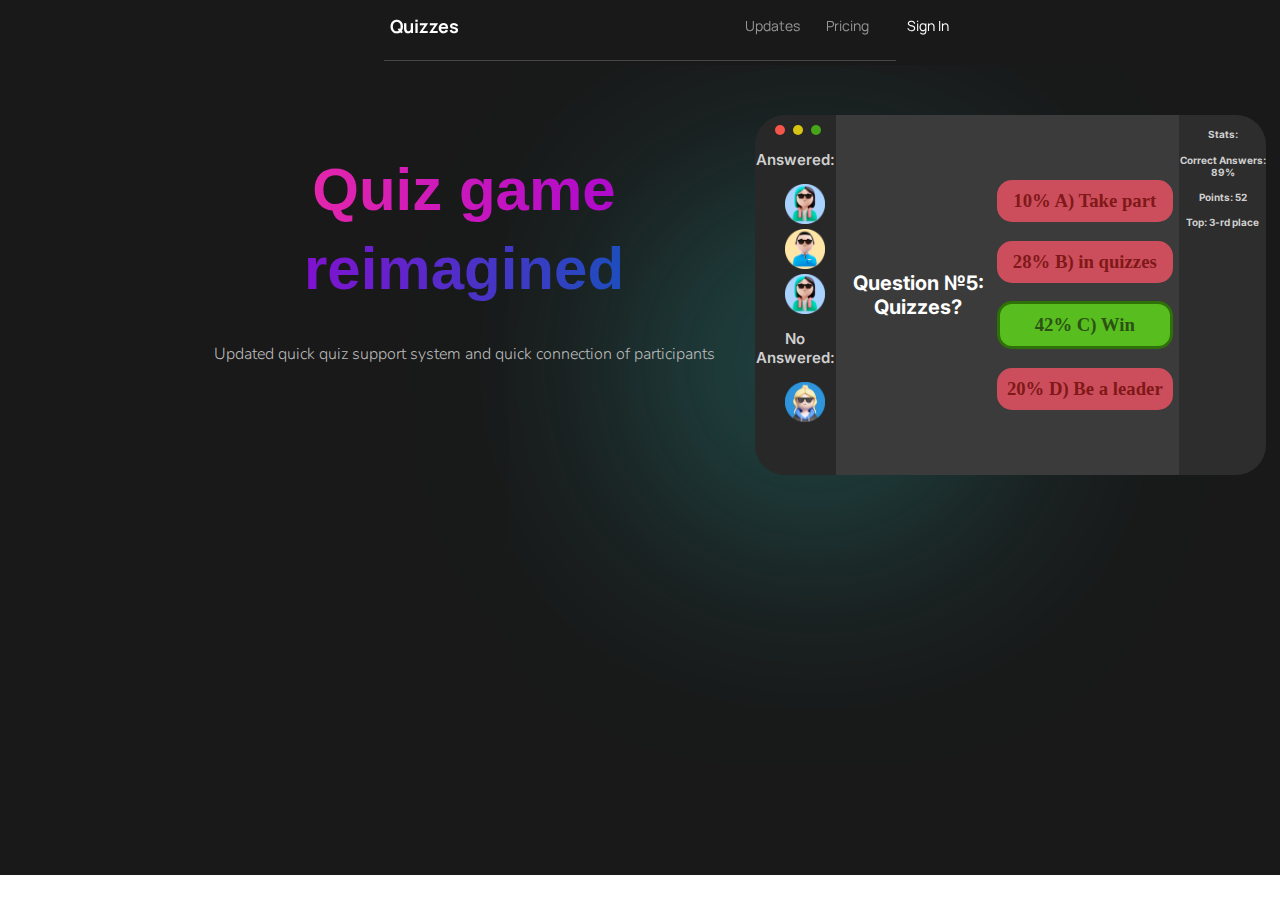
<file: hhh/index.html>
<!DOCTYPE html>
<html lang="en">
<head>
    <meta charset="UTF-8">
    <link rel="stylesheet" href="style.css">
    <link rel="preconnect" href="https://fonts.googleapis.com">
    <link rel="preconnect" href="https://fonts.gstatic.com" crossorigin>
    <link href="https://fonts.googleapis.com/css2?family=Manrope:wght@200..800&display=swap" rel="stylesheet">
    <link rel="preconnect" href="https://fonts.googleapis.com">
    <link rel="preconnect" href="https://fonts.googleapis.com">
    <link rel="preconnect" href="https://fonts.gstatic.com" crossorigin>
    <link href="https://fonts.googleapis.com/css2?family=Inter:wght@100..900&family=Manrope:wght@200..800&family=Nunito:ital,wght@0,200..1000;1,200..1000&display=swap" rel="stylesheet">
    <link rel="preconnect" href="https://fonts.gstatic.com" crossorigin>
    <link href="https://fonts.googleapis.com/css2?family=Inter:wght@100..900&family=Manrope:wght@200..800&display=swap" rel="stylesheet">
    <title>Quizzes</title>
</head>
<!--<h1 class="h1quiz">Quizzes?</h1>-->
<!--<div class="answers">-->
<!--    <div class="ansv1">Take part</div>-->
<!--    <div class="ansv2">in quizzes!</div>-->
<!--    <div class="ansv3">Win!</div>-->
<!--    <div class="ansv4">Be a leader!</div>-->
<!--</div>-->
<body>
    <div class = 'firstscreen'>
        <div class = 'header'>
            <div class="intoheader"></div>
                <h1 class = 'Hquiz'>Quizzes</h1>
                <div class="headerHref">
                    <a class="updates" href="#">Updates</a>
                    <a class = 'pricing' href="#">Pricing</a>
                    <a class = 'signin' href="#">Sign In</a>
                </div>
                <div class="whitecutter"></div>
            </div>
        </div>
        <div class="mainblock">
            <div class="light"></div>
            <div class="twoconter">
                <div class="context">
                    <H1 class="mainh1">Quiz game</H1>
                    <H1 class="smainh1"> reimagined</H1>
                    <p class="mainp">Updated quick quiz support system and quick connection of participants</p>
                </div>
                <div class="quizmenu">
                    <div class="usersWindow">
                        <div class="circles">
                            <div class="circleRed"></div>
                            <div class="circleYellow"></div>
                            <div class="circleGreen"></div>
                        </div>
                        <h3 class="answered">Answered:</h3>
                        <div class="Ausers">
                            <img class="user1" src="/hhh/user1.png">
                            <img class="user1" src="/hhh/user2.png">
                            <img class="user1" src="/hhh/user1.png">
                        </div>
                        <h3 class="answered">No Answered:</h3>
                        <div class="Ausers">
                            <img class="user1" src="/hhh/user3.png">
                        </div>
                    </div>
                    <div class="mainWindow">
                        <div class="question">
                            <h1 class="headQuestion">Question №5:<br>Quizzes?</h1>
                        </div>
                        <div class="answers">
                            <h3 class="answ1">10% A) Take part</h3>
                            <h3 class="answ2">28% B) in quizzes</h3>
                            <h3 class="answ3">42% C) Win</h3>
                            <h3 class="answ4">20% D) Be a leader</h3>

                        </div>
                    </div>
                    <div class="statsWindow">
                        <h4>Stats:</h4>
                        <h4>Correct Answers: 89%</h4>
                        <h4>Points: 52</h4>

                        <h4>Top: 3-rd place</h4>

                    </div>
                </div>
            </div>
        </div>
    </div>
</body>
</html>
</file>
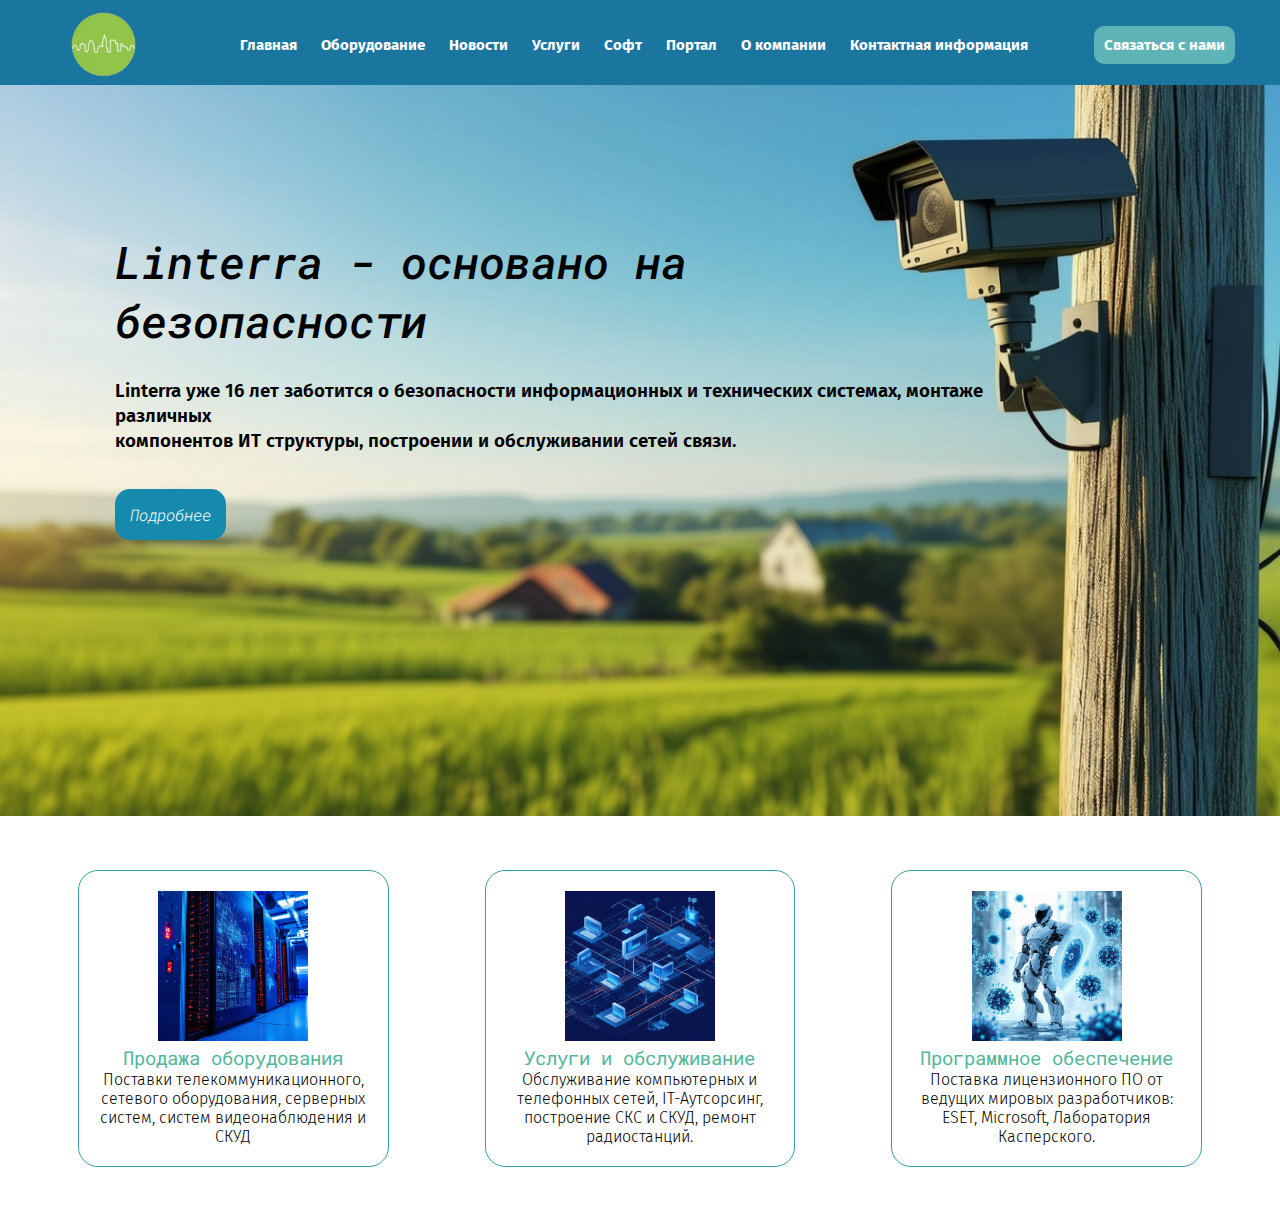
<file: linterra/index.html>
<!DOCTYPE html>
<html lang="en">
<head>
    <meta charset="UTF-8">
    <link rel = "stylesheet" href="style.css">
    <title>Linterra</title>
    <meta name="viewport" content="width=device-width, initial-scale=1">
    <link rel="preconnect" href="https://fonts.googleapis.com">
    <link rel="preconnect" href="https://fonts.gstatic.com" crossorigin>
    <link href="https://fonts.googleapis.com/css2?family=Roboto+Mono:ital,wght@0,100..700;1,100..700&display=swap" rel="stylesheet">
    <link rel="preconnect" href="https://fonts.googleapis.com">
    <link rel="preconnect" href="https://fonts.gstatic.com" crossorigin>
    <link href="https://fonts.googleapis.com/css2?family=Fira+Sans:ital,wght@0,100;0,200;0,300;0,400;0,500;0,600;0,700;0,800;0,900;1,100;1,200;1,300;1,400;1,500;1,600;1,700;1,800;1,900&display=swap" rel="stylesheet">
</head>
<body>
    <div class="header">
        <div class="headercontent">
            <img src="images/linterra.png", class="logo">
            <nav>
                <div class="linkheader">
                    <a class="linkheader1" href="/linterra">Главная</a>
                    <a class="linkheader2" href="/linterra">Оборудование</a>
                    <a class="linkheader3" href="/linterra">Новости</a>
                    <a class="linkheader4" href="/linterra">Услуги</a>
                    <a class="linkheader5" href="/linterra">Софт</a>
                    <a class="linkheader6" href="/linterra">Портал</a>
                    <a class="linkheader7" href="/linterra">О компании</a>
                    <a class="linkheader8" href="/linterra">Контактная информация</a>
                    <a class="linkheader9" href="/linterra">Связаться с нами</a>
                </div>
            </nav>
            <input id="burger-toggle" type="checkbox">
            <label class="labels" for="burger-toggle">
                <span></span>
            </label>
            <ul class="header_list">
                <li>
                  <a href="/linterra" class="header__link">Главная</a>
                </li>
                <li>
                  <a href="/linterra" class="header__link">Оборудование</a>
                </li>
                <li>
                  <a href="/linterra" class="header__link">Новости</a>
                </li>
                <li>
                  <a href="/linterra" class="header__link">Услуги</a>
                </li>
                <li>
                  <a href="/linterra" class="header__link">Софт</a>
                </li>
                <li>
                  <a href="/linterra" class="header__link">Портал</a>
                </li>
                <li>
                  <a href="/linterra" class="header__link">О компании</a>
                </li>
                <li>
                  <a href="/linterra" class="header__link">Контактная информация</a>
                </li>
                <li>
                  <a href="/linterra" class="header__link">Связаться с нами</a>
                </li>
            </ul>
        </div>
    </div>
    <div class="mainblock">
        <div class="blockfirst">
            <img src="images/maincamera.jpg", class="maincamera">
            <H1 class="firsth1">Linterra - основано на безопасности</H1>
            <h3>Linterra уже 16 лет заботится о безопасности информационных и технических системах, монтаже различных <br> компонентов ИТ структуры, построении и обслуживании сетей связи.</h3>
            <a class="buttonmore" href="/linterra">Подробнее</a>
        </div>
    </div>
    <div class="sectiontype">
        <div class="sections">
            <div class="techtype">
                <a href="/linterra"><img src="images/computer.jpg"></a>
                <div class="techtype_content">
                    <a href="/linterra"><h3>Продажа оборудования</h3></a>
                    <p>Поставки телекоммуникационного, сетевого оборудования, серверных систем, систем видеонаблюдения и СКУД</p>
                </div>
            </div>
            <div class="servicestype">
                <a href="/linterra"><img src="images/servises.jpg"></a>
                <div class="servicestype_content">
                    <a href="/linterra"><h3>Услуги и обслуживание</h3></a>
                    <p>Обслуживание компьютерных и телефонных сетей, IT-Аутсорсинг, построение СКС и СКУД, ремонт радиостанций.</p>
                </div>
            </div>
            <div class="potype">
                <a href="/linterra"><img src="images/robotAntivirus.jpg"></a>
                <div class="potype_content">
                    <a href="/linterra"><h3>Программное обеспечение</h3></a>
                    <p>Поставка лицензионного ПО от ведущих мировых разработчиков: ESET, Microsoft, Лаборатория Касперского.</p>
                </div>
            </div>
        </div>
    </div>
</body>
</html>
</file>
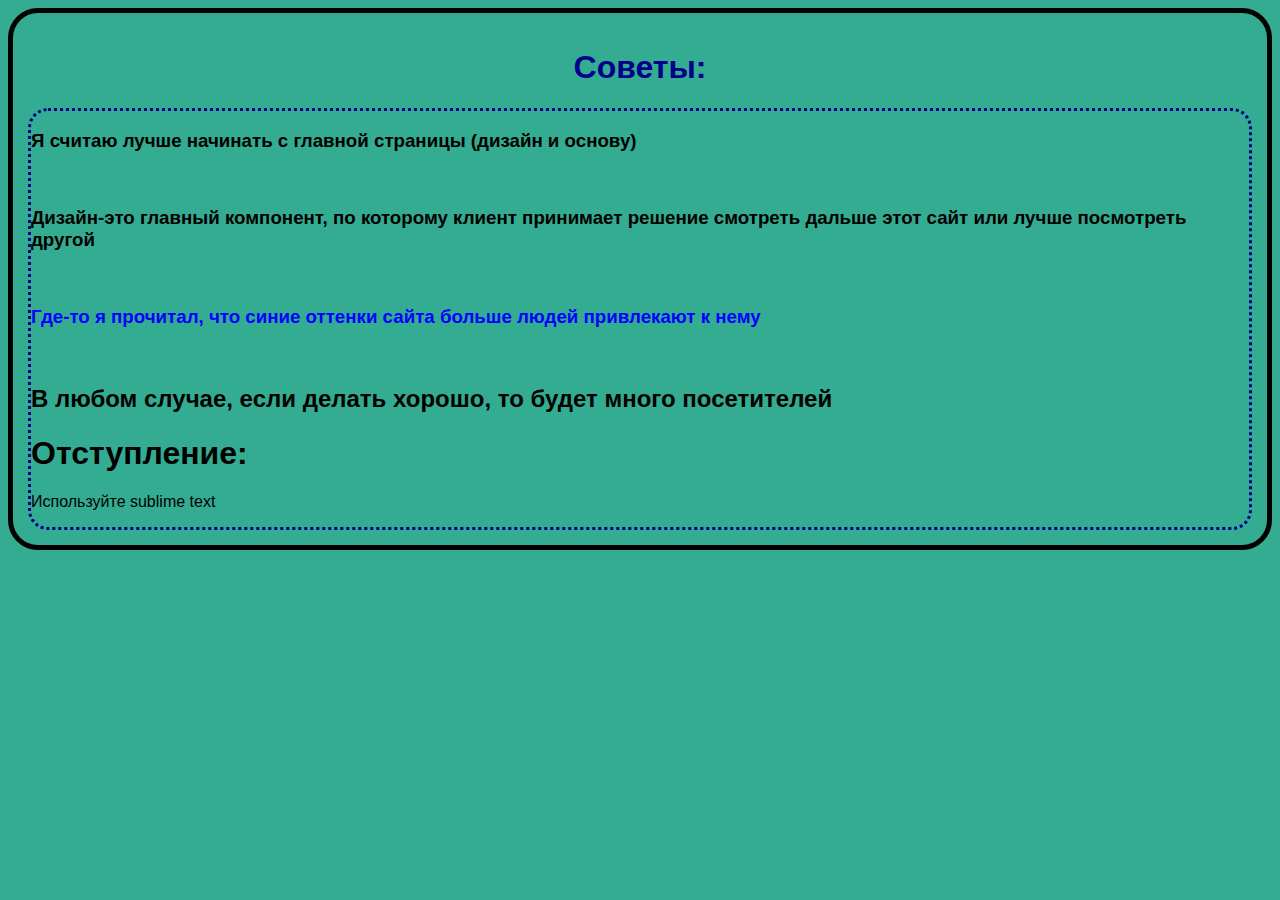
<file: portfolio/info.html>
<!DOCTYPE html>
<html>
<head>
	<meta charset="utf-8">
	<title>Портфолио-вернёмся в начало!</title>
	<link rel="stylesheet" href="style2.css"/>
</head>
<body>
	<h1 class="t-a" style="color: darkblue;" >Советы:</h1>
	<div class="info">
	<h3>Я считаю лучше начинать с главной страницы (дизайн и основу)</h3><br>
	<h3>Дизайн-это главный компонент, по которому клиент принимает решение смотреть дальше этот сайт или лучше посмотреть другой</h3><br>
	<h3 style="color:blue;">Где-то я прочитал, что синие оттенки сайта больше людей привлекают к нему</h3><br>
	<h2>В любом случае, если делать хорошо, то будет много посетителей</h2>
	<h1>Отступление:</h1>
	<p>Используйте sublime text</p>
</div>
</body>
</html>
</file>
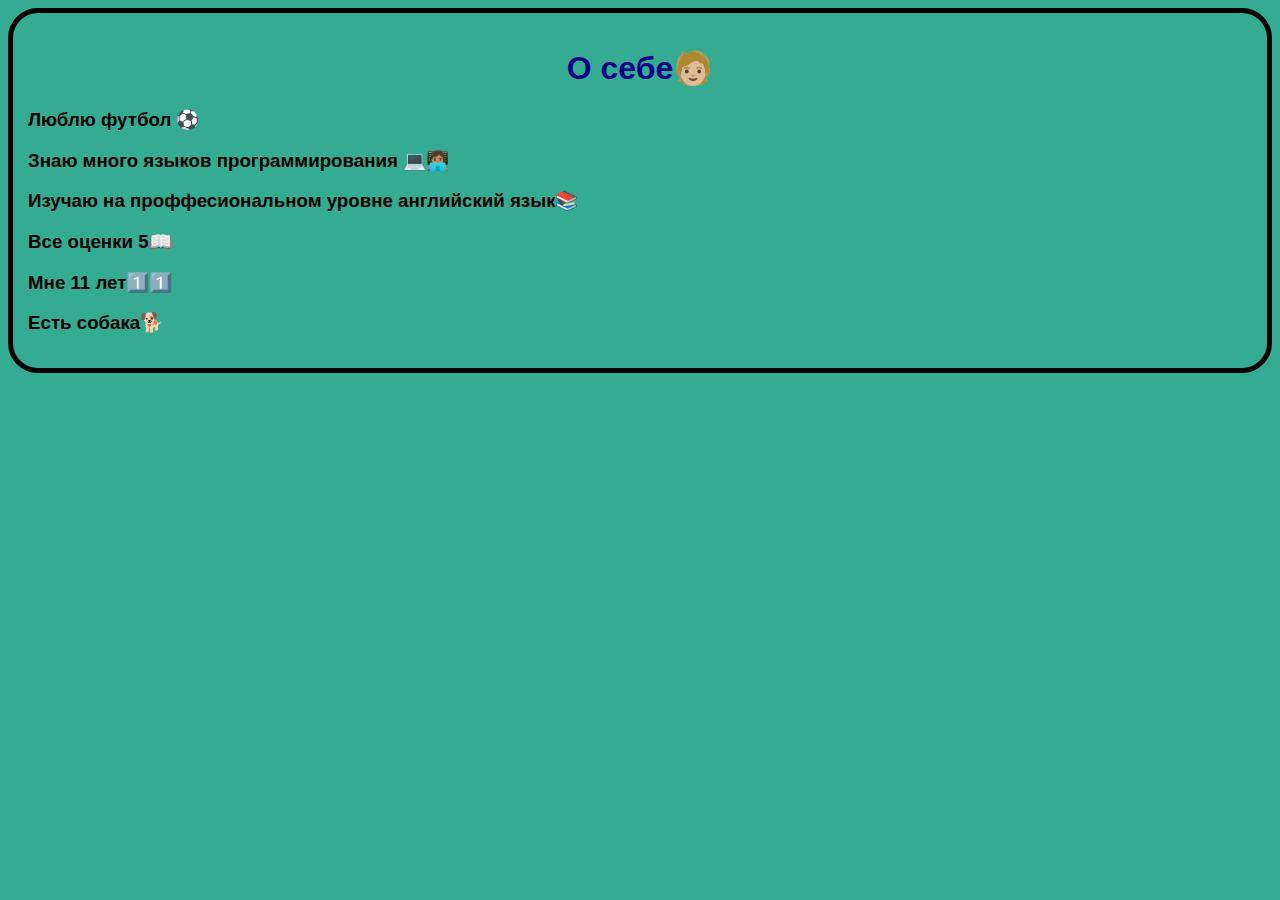
<file: portfolio/kp.html>
<!DOCTYPE html>
<html>
<head>
	<meta charset="utf-8">
	<title>Портфолио-вернёмся в начало!</title>
    <link rel="stylesheet" href="style2.css"/>
</head>
<body>
	<h1 class="h1">О себе🧑🏼</h1>
	<h3>Люблю футбол ⚽️</h3>
	<h3>Знаю много языков программирования 💻👩🏽‍💻</h3>
	<h3>Изучаю на проффесиональном уровне английский язык📚</h3>
	<h3>Все оценки 5📖 </h3>
	<h3>Мне 11 лет1️⃣1️⃣</h3>
	<h3>Есть собака🐕</h3>
</body>
</html>
</file>
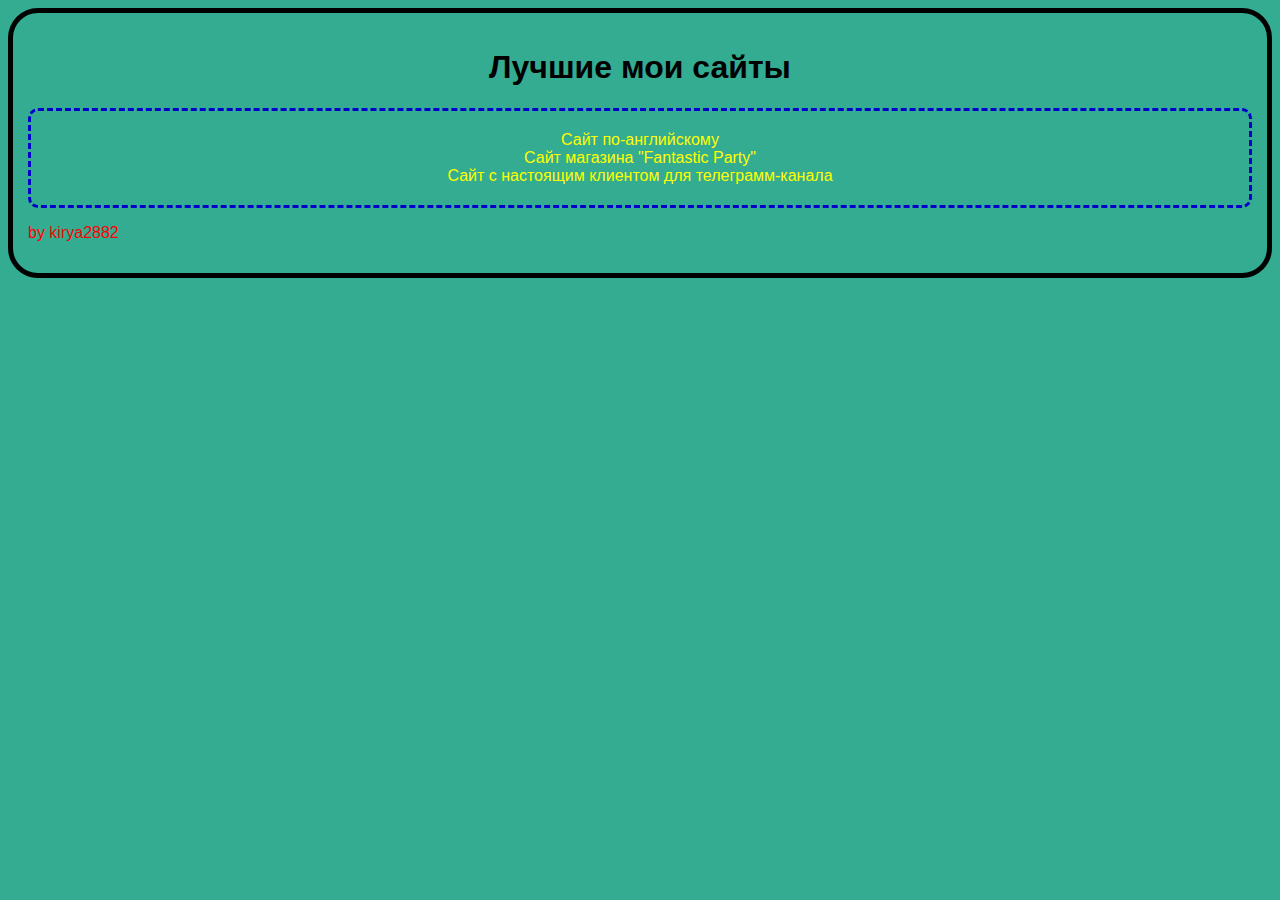
<file: portfolio/mysites.html>
<!DOCTYPE html>
<html>
<head>
	<meta charset="utf-8">
	<title>Портфолио-вернёмся в начало!</title>
	<link rel="stylesheet" href="style2.css"/>
</head>

<body>

	<h1 class="t-a">Лучшие мои сайты</h1>
	<div class="ad">
		<a class="ad1" href="https://kirya2882.github.io/site/index1.html">Сайт по-английскому</a><br>
		<a class="ad1" href="https://kirya2882.github.io/">Сайт магазина "Fantastic Party"</a><br>
		<a class="ad1" href="http://schoolius.tilda.ws/">Сайт с настоящим клиентом для телеграмм-канала</a><br>
	</div>
	<p style="color: red;">by kirya2882</p>

</body>
</html>
</file>
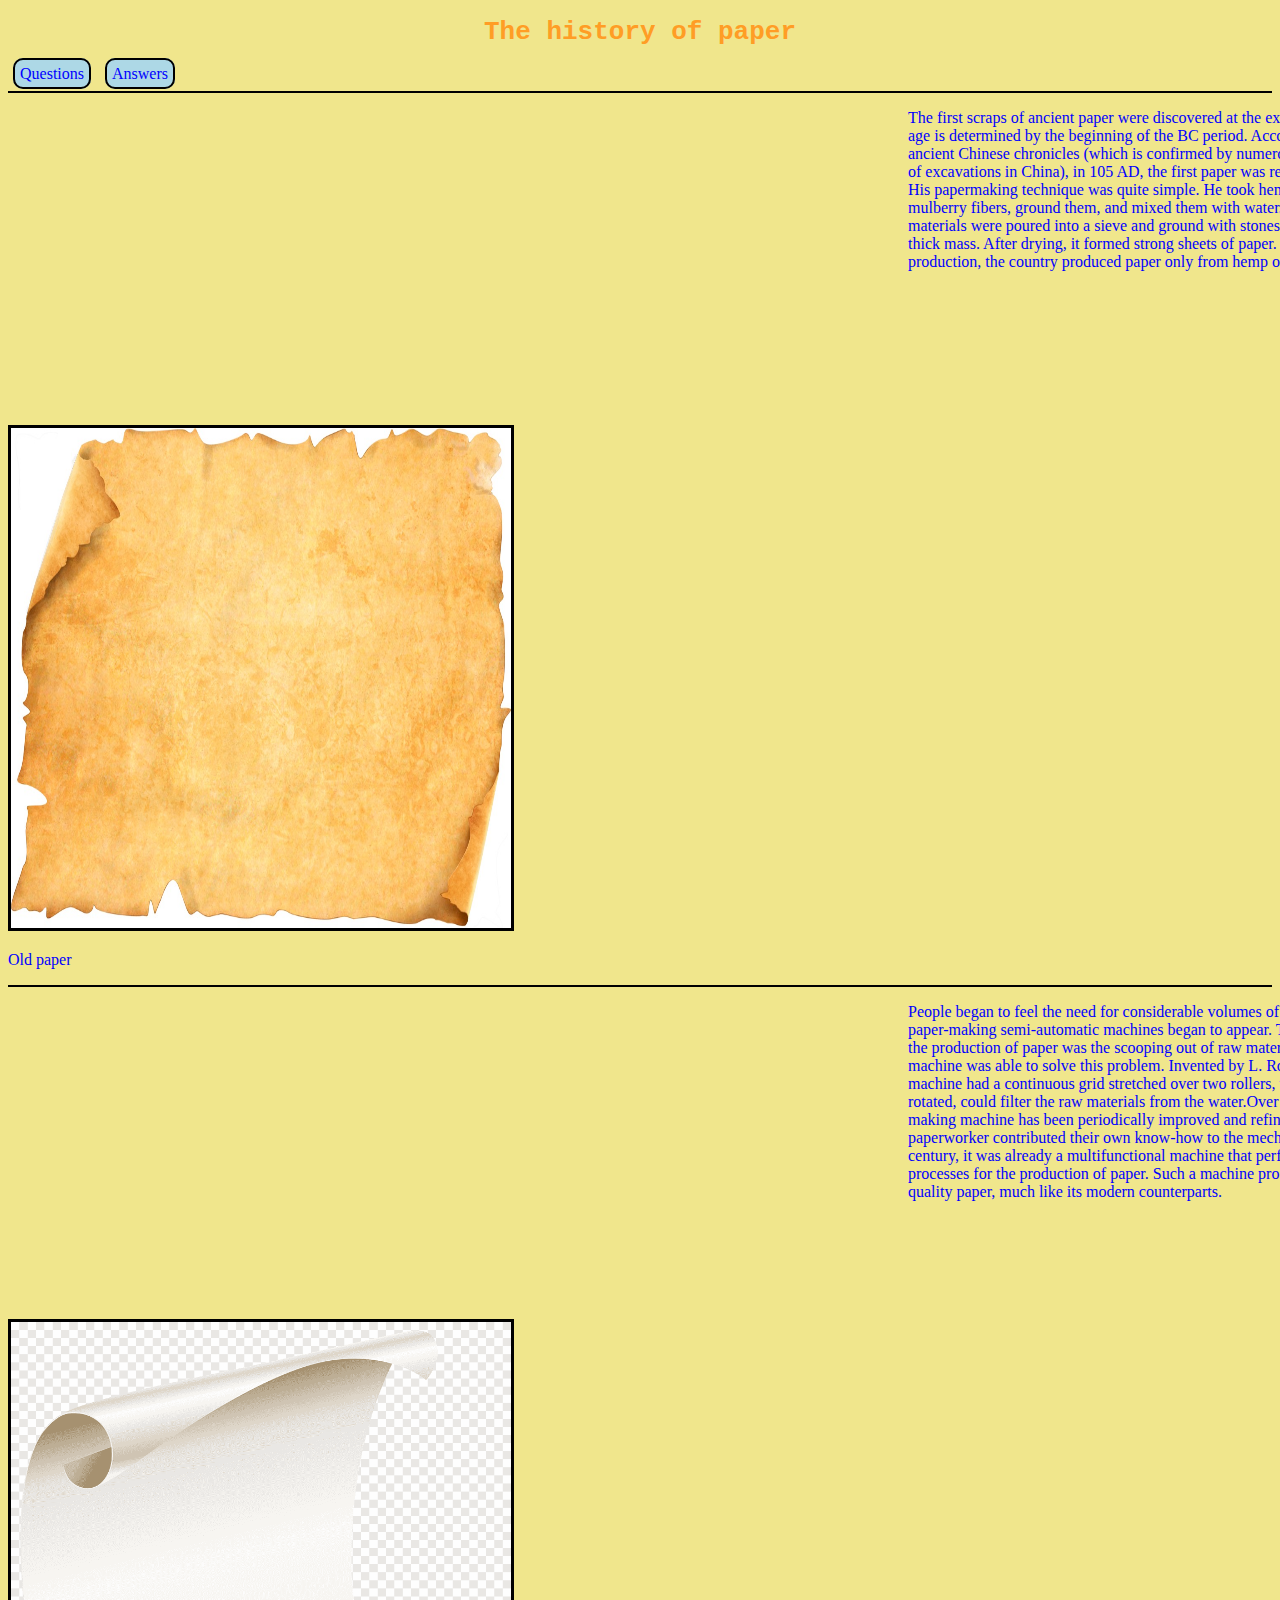
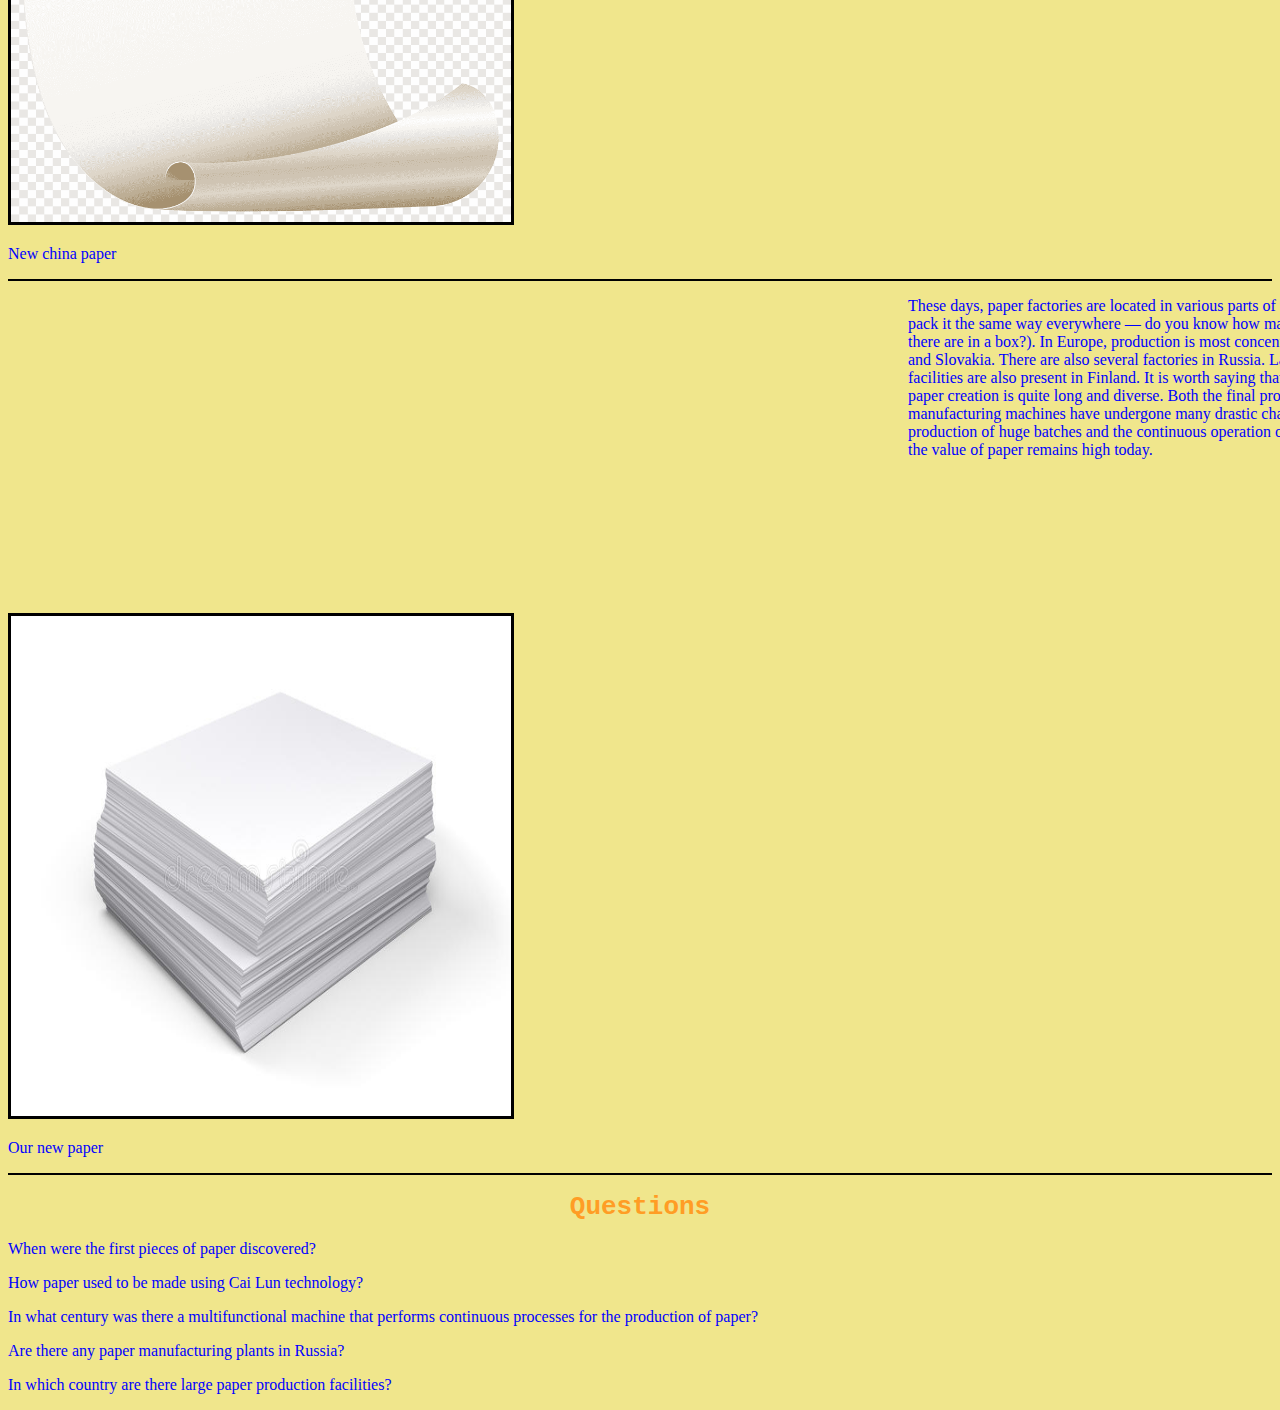
<file: site/index1.html>
<!DOCTYPE html>
<html>
	<head>
		<link rel="stylesheet" type="text/css" href="style1.css">
		<title>The history of paper</title>
	</head>
<body>
		<h1 class="H1">The history of paper</h1>
		<nav><a class="navin" href="#q1">Questions</a>
		<a class="navin" href="index2.html">Answers</a></nav>
		<hr style="border: solid black 1px; background-color: black">
		<p class="pp">The first scraps of ancient paper were discovered at the excavations. Their age is determined by the beginning of the BC period. According to the ancient Chinese chronicles (which is confirmed by numerous finds, as a result of excavations in China), in 105 AD, the first paper was received by Cai Lun. His papermaking technique was quite simple. He took hemp, wood ash, and mulberry fibers, ground them, and mixed them with water. The resulting raw materials were poured into a sieve and ground with stones to a homogeneous thick mass. After drying, it formed strong sheets of paper. Before its trial production, the country produced paper only from hemp or silk.
		</p>

		<img class="i1m" src="img/бумагастарзагод.jpg">
		<p>Old paper</p>
		<hr style="border: solid black 1px; background-color: black">
		<p class="pp">People began to feel the need for considerable volumes of paper, so the first paper-making semi-automatic machines began to appear. The main delay in the production of paper was the scooping out of raw materials. The paper machine was able to solve this problem. Invented by L. Robert in 1799, the machine had a continuous grid stretched over two rollers, which, when rotated, could filter the raw materials from the water.Over the years, the paper making machine has been periodically improved and refined. Each paperworker contributed their own know-how to the mechanisms. In the 19th century, it was already a multifunctional machine that performs continuous processes for the production of paper. Such a machine produced quite good quality paper, much like its modern counterparts.</p>
		<img class="i1m" src="img/png-clipart-white-printer-paper-illustration-scrolling-paper-writing-parchment-scrolled-paper-angle-scroll.png">
		<p>New china paper</p>
		<hr style="border: solid black 1px; background-color: black">
		<p class="pp">These days, paper factories are located in various parts of the world (but they pack it the same way everywhere — do you know how many packs of paper there are in a box?). In Europe, 	production is most concentrated in Austria and Slovakia. There are also several factories in Russia. Large production facilities are also present in Finland. It is worth saying that the history of paper creation is quite long and diverse. Both the final products and the manufacturing machines have undergone many drastic changes. Despite the production of huge batches and the continuous operation of huge factories, the value of paper remains high today.</p>
		<img class="i1m" src="img/стог-бумаг-на-бе-ой-пре-посы-ке-52011867.jpg">
		<p>Our new paper</p>
		<hr style="border: solid black 1px; background-color: black">
		<h1 id="q1" class="H1">Questions</h1>
		<p>When were the first pieces of paper discovered?</p>
		<p>How paper used to be made using Cai Lun technology?</p>
		<p>In what century was there a multifunctional machine that performs continuous processes for the production of paper?</p>
		<p>Are there any paper manufacturing plants in Russia?</p>
		<p>In which country are there large paper production facilities?</p>
	</body>
</html>
</file>
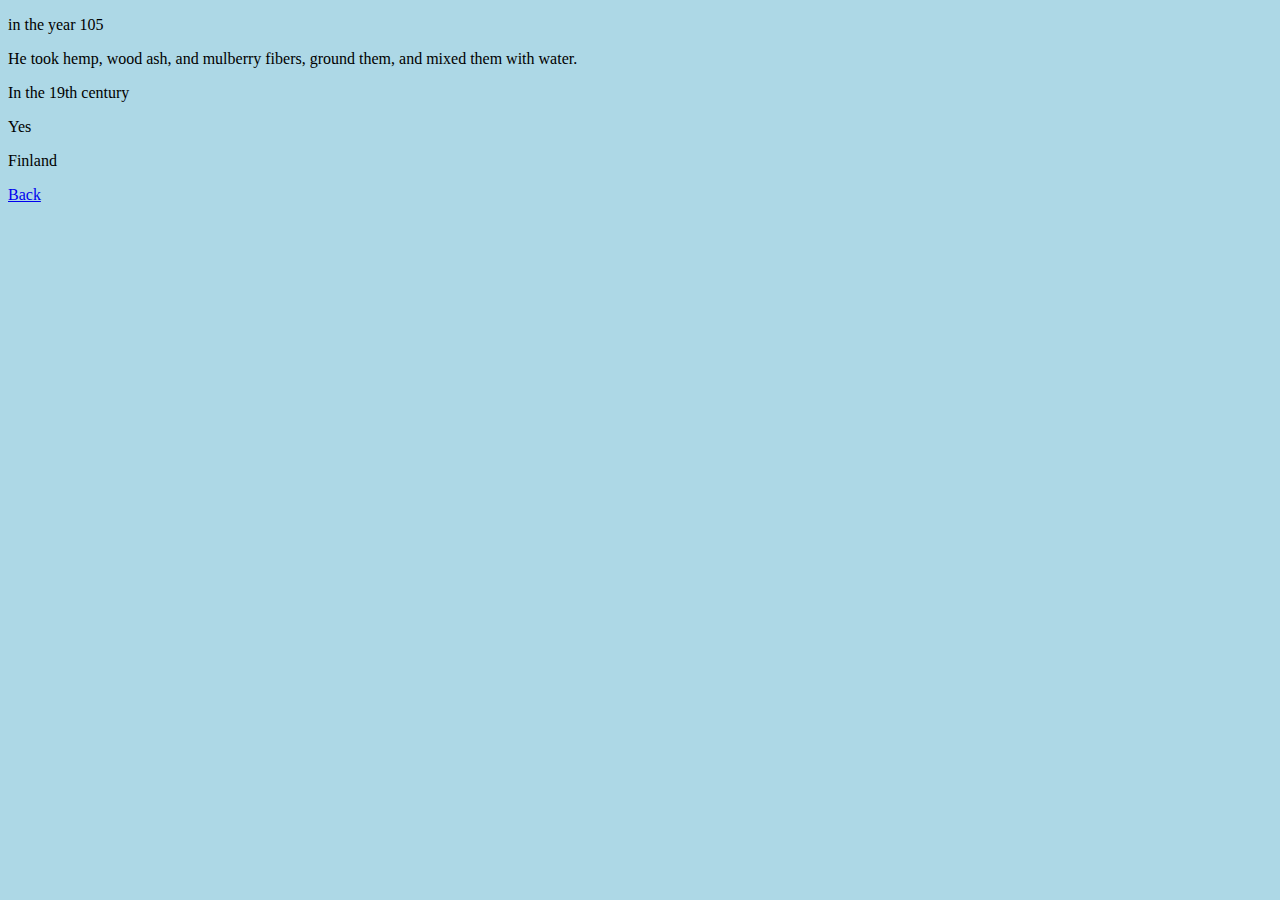
<file: site/index2.html>
<!DOCTYPE html>
<html style="background-color:lightblue">
<head>
	<title>Answers</title>
</head>
<body>
<p>in the year 105</p>
<p>He took hemp, wood ash, and mulberry fibers, ground them, and mixed them with water.</p>
<p>In the 19th century</p>
<p>Yes</p>
<p>Finland</p>
	<a href=index1.html>Back</a>
</body>
</html>
</file>
<file: hhh/style.css>
.html{
    padding:0;
    margin:0;
    max-width: 100%;
}
.header{
    background-color:rgba(0, 0, 0, 0.9);
    width:100%;
    height:65px;
    display:flex;
    flex-direction:row;
    justify-content:flex-start;
    align-items:flex-start;
    gap:32px;
    top:0;
    left:0;
    position:fixed;
    z-index:3;

}
.body{
    max-width 100%;
}
.intoheader{
    padding-left:28%;
}
.Hquiz{
    color:#ffffff;

    vertical-align:text-middle;
    font-size:18px;
    font-family:Manrope;
    line-height:28px;
    border-style:hidden;
    outline:none;
    width:67px;


}
.updates{
    color:#969696;
    vertical-align:text-middle;
    font-size:14px;
    font-family:Manrope;
    text-decoration:None;
    line-height:20px;
    border-style:hidden;
    width:49px;
    transition: 0.3s;

}
.updates:hover{
    color:#d1d1d1;
}
.pricing{
    color:#969696;
    vertical-align:text-middle;
    font-size:14px;
    font-family:Manrope;
    text-decoration:None;
    line-height:20px;
    border-style:hidden;
    width:49px;
    transition: 0.3s;
}
.pricing:hover{
    color:#d1d1d1;
}
.signin{
    color:#ffffff;
    vertical-align:text-middle;
    font-size:14px;
    font-family:Manrope;
    text-decoration:None;
    line-height:20px;
    border-style:hidden;
    width:48px;
    transition: 0.3s;
}
.signin:hover{
    color:#737272;
}
.headerHref{
    height:20px;
    width:509px;
    padding-left:20%;
    padding-right:451px;
    padding-top:16px;
    display:flex;
    flex-direction:row;
    justify-content:flex-start;
    align-items:flex-start;
    gap:32px;

}
.mainblock{
    position:absolute;
    top:65px;
    display:flex;
    justify-content:center;
    background:rgba(0, 0, 0, 0.9);
    width: 100vw;
    height:90vh;
    left: 0;
}
.whitecutter{
    background:rgba(255,255,255,0.2);
    height:1px;
    width:40%;
    top:60px;
    left:30%;
    position:absolute;

}
.mainh1{
    color:white;
    text-align:center;
    font-family: "Inter", sans-serif;
    font-weight:600;
}
.light{
    background:rgba(51, 205, 199,.2);
    height:200px;
    width:200px;
    border-radius:286px;
    padding:0px;
    top:200px;
    left:700px;
    position:relative;
    filter:blur(50px);
    z-index:1;
    box-shadow: 0 0 1000px rgba(51, 205, 199,1);


}

.quizmenu{
    height:40vh;
    width:40vw;

    z-index:2;
    display:flex;
    justify-content:flex-start;
    vertical-align:middle;

}
/*
.h1quiz{
    color:rgba(40,40,40,1);
    text-align:left;
    font-family: "Inter", sans-serif;
    font-weight:600;
    vertical-align:middle;
}
.ansv1,.ansv2,.ansv3,.ansv4{
    color:rgba(40,40,40,1);
    text-align:left;
    font-family: "Inter", sans-serif;
    font-weight:600;
    height:4vh;
    width:14vw;
    background-color:rgba(208,208,208,1);
    z-index:2;
    border-radius:10px;
    border: 1.5px solid rgba(130,130,130,1);
}

.answers{
    display:flex;
    flex-direction:column;
    justify-content:center;
    align-items:flex-end;
    gap:40px;

}
*/

.usersWindow{
    background-color:rgba(40,40,40,1);
    width:16%;
    border-bottom-left-radius:30px;
    border-top-left-radius:30px;
    display:flex;
    flex-direction:column;
}
.mainWindow{
    background-color:rgba(59,59,59,1);
    width:65%;
    display:flex;
    padding-left:10px;
    justify-content: space-around;
    /*justify-content: center;ПО ГОРИЗОНТАЛИ -----*/
    align-items: center;/*ПО ВЕРТИКАЛИ |*/
}
.statsWindow{
    background-color:rgba(45,45,45,1);
    width:17%;
    border-bottom-right-radius:30px;
    border-top-right-radius:30px;
    color:rgba(208,208,208,1);
    text-align:center;
    font-family: "Inter", sans-serif;
    font-weight:600;
    font-size:10px;
}
.circles{
    display:flex;
    padding-left:20px;
    padding-top:10px;
    gap:8px;
}
.circleRed{
    width:10px;
    height:10px;
    border-radius:50%;
    background-color: rgba(247,85,74,1);

}
.answered{
    color:rgba(208,208,208,1);
    text-align:center;
    font-family: "Inter", sans-serif;
    font-weight:600;
    font-size:15px;
}
.circleYellow{
    width:10px;
    height:10px;
    border-radius:50%;
    background-color: rgba(216,197,19,1);
}
.circleGreen{
    width:10px;
    height:10px;
    border-radius:50%;
    background-color: rgba(70,165,24,1);
}
.user1{
    width:40px;
    height:40px;
}
.Ausers{
    display:flex;
    color:white;
    flex-direction:column;
    padding-left:30px;
    gap:5px;
}
.question{
    color:white;
    text-align:center;
    font-family: "Inter", sans-serif;
    font-weight:400;
    font-size:10px;
}
.answers{
    color:white;
    text-align:center;

}
/*.answ1,.answ2,.answ3,.answ4{
    border: 1.5px solid rgba(105,105,105,1);
    border-radius:15px;
    padding:10px;
}*/
.answ1,.answ2,.answ4{

    border-radius:15px;
    padding:10px;
    background-color:rgba(204,78,92,1);
    color:rgba(128,24,24,1);
}
.answ3{
    border: 3px solid rgba(47,113,9,1);
    border-radius:15px;
    padding:10px;
    background-color:rgba(88,189,31,1);
    color:rgba(43,82,20,1);
}
.twoconter{
    z-index:2;
    display:flex;
    justify-content:space-around;
    gap:40px;
    padding-top:50px;
}
.context{
    text-align:center;
}

.mainh1{
    font-family: Arial, Helvetica, sans-serif;
    background: linear-gradient(to right, #F42FA2 , #9D00D6);
    -webkit-text-fill-color: transparent;
    -webkit-background-clip: text;
    font-size:60px;
    margin-bottom:0px;
}
.smainh1{
    font-family: Arial, Helvetica, sans-serif;
    background: linear-gradient(to right, #9D00D6,#005FB8);
    -webkit-text-fill-color: transparent;
    -webkit-background-clip: text;
    font-size:60px;
    margin-top:10px;

}
.mainp{
    color:rgba(187,187,187,1);
    font-family: "Nunito", sans-serif;
    font-optical-sizing: auto;
    font-weight: 300;
    font-style: normal;


}
</file>
<file: linterra/style.css>
/*
COLORS
patern dark
#061A23
#06373A
#1F5F5B
#159947
patern light
#184E77
#1E6091
#1A759F
#168AAD
#34A0A4
#52B69A
#76C893
#99D98C

*/

*{
    margin:0;
    padding:0;
    top:0;
}
.maincamera{
    height:100%;
    width:100%;

}
.mainblock{
    display:block;
}
.header{
    position:sticky;
    height:85px;
    top:0;
    z-index:2;
    background-color:#1A759F;
    font-family: "Fira Sans", sans-serif;
    font-weight: 500;
    font-style: normal;
}

.logo{
    position:absolute;
    height:80px;
    width:80px;
    top:5px;
    left:13%;
}
.linkheader1{
    position:relative;
    color:white;
    font-weight: bold;
    font-size:15px;
    text-decoration:none;
    top:35px;
    margin:10px;
    left:30%;
    transition: 0.3s linear;
}
.linkheader1:after{
	content: "";
    display: block;
    position: absolute;
    right: 0;
    bottom: -5px;
    width: 0;
    height: 2px; /* Высота линии */
    background-color: #06373A; /* Цвет подчеркивания при исчезании линии*/
    transition: width 0.5s;
}
.linkheader1:hover:after{
    content: "";
    width: 100%;
    display: block;
    position: absolute;
    left: 0;
    bottom: -5px;
    height: 2px; /* Высота линии */
    background-color: #1F5F5B; /* Цвет подчеркивания при появлении линии*/
    transition: width 0.5s;  /* Время эффекта */
}
.linkheader1:hover{
    color:#99D98C;
}
.linkheader2{
    position:relative;
    color:white;
    font-weight: bold;
    font-size:15px;
    text-decoration:none;
    top:35px;
    margin:10px;
    left:30%;
    transition: 0.3s linear;
}
.linkheader2:after{
	content: "";
    display: block;
    position: absolute;
    right: 0;
    bottom: -5px;
    width: 0;
    height: 2px; /* Высота линии */
    background-color: #06373A; /* Цвет подчеркивания при исчезании линии*/
    transition: width 0.5s;
}
.linkheader2:hover:after{
    content: "";
    width: 100%;
    display: block;
    position: absolute;
    left: 0;
    bottom: -5px;
    height: 2px; /* Высота линии */
    background-color: #1F5F5B; /* Цвет подчеркивания при появлении линии*/
    transition: width 0.5s;  /* Время эффекта */
}
.linkheader2:hover{
    color:#99D98C;
}
.linkheader3{
    position:relative;
    color:white;
    font-weight: bold;
    font-size:15px;
    text-decoration:none;
    top:35px;
    margin:10px;
    left:30%;
    transition: 0.3s linear;
}
.linkheader3:after{
	content: "";
    display: block;
    position: absolute;
    right: 0;
    bottom: -5px;
    width: 0;
    height: 2px; /* Высота линии */
    background-color: #06373A; /* Цвет подчеркивания при исчезании линии*/
    transition: width 0.5s;
}
.linkheader3:hover:after{
    content: "";
    width: 100%;
    display: block;
    position: absolute;
    left: 0;
    bottom: -5px;
    height: 2px; /* Высота линии */
    background-color: #1F5F5B; /* Цвет подчеркивания при появлении линии*/
    transition: width 0.5s;  /* Время эффекта */
}
.linkheader3:hover{
    color:#99D98C;
}
.linkheader4{
    position:relative;
    color:white;
    font-weight: bold;
    font-size:15px;
    text-decoration:none;
    top:35px;
    margin:10px;
    left:30%;
    transition: 0.3s linear;
}
.linkheader4:after{
	content: "";
    display: block;
    position: absolute;
    right: 0;
    bottom: -5px;
    width: 0;
    height: 2px; /* Высота линии */
    background-color: #06373A; /* Цвет подчеркивания при исчезании линии*/
    transition: width 0.5s;
}
.linkheader4:hover:after{
    content: "";
    width: 100%;
    display: block;
    position: absolute;
    left: 0;
    bottom: -5px;
    height: 2px; /* Высота линии */
    background-color: #1F5F5B; /* Цвет подчеркивания при появлении линии*/
    transition: width 0.5s;  /* Время эффекта */
}
.linkheader4:hover{
    color:#99D98C;
}
.linkheader5{
    position:relative;
    color:white;
    font-weight: bold;
    font-size:15px;
    text-decoration:none;
    top:35px;
    margin:10px;
    left:30%;
    transition: 0.3s linear;
}
.linkheader5:after{
	content: "";
    display: block;
    position: absolute;
    right: 0;
    bottom: -5px;
    width: 0;
    height: 2px; /* Высота линии */
    background-color: #06373A; /* Цвет подчеркивания при исчезании линии*/
    transition: width 0.5s;
}
.linkheader5:hover:after{
    content: "";
    width: 100%;
    display: block;
    position: absolute;
    left: 0;
    bottom: -5px;
    height: 2px; /* Высота линии */
    background-color: #1F5F5B; /* Цвет подчеркивания при появлении линии*/
    transition: width 0.5s;  /* Время эффекта */
}
.linkheader5:hover{
    color:#99D98C;
}
.linkheader6{
    position:relative;
    color:white;
    font-weight: bold;
    font-size:15px;
    text-decoration:none;
    top:35px;
    margin:10px;
    left:30%;
    transition: 0.3s linear;
}
.linkheader6:after{
	content: "";
    display: block;
    position: absolute;
    right: 0;
    bottom: -5px;
    width: 0;
    height: 2px; /* Высота линии */
    background-color: #06373A; /* Цвет подчеркивания при исчезании линии*/
    transition: width 0.5s;
}
.linkheader6:hover:after{
    content: "";
    width: 100%;
    display: block;
    position: absolute;
    left: 0;
    bottom: -5px;
    height: 2px; /* Высота линии */
    background-color: #1F5F5B; /* Цвет подчеркивания при появлении линии*/
    transition: width 0.5s;  /* Время эффекта */
}
.linkheader6:hover{
    color:#99D98C;
}
.linkheader7{
    position:relative;
    color:white;
    font-weight: bold;
    font-size:15px;
    text-decoration:none;
    top:35px;
    margin:10px;
    left:30%;
    transition: 0.3s linear;
}
.linkheader7:after{
	content: "";
    display: block;
    position: absolute;
    right: 0;
    bottom: -5px;
    width: 0;
    height: 2px; /* Высота линии */
    background-color: #06373A; /* Цвет подчеркивания при исчезании линии*/
    transition: width 0.5s;
}
.linkheader7:hover:after{
    content: "";
    width: 100%;
    display: block;
    position: absolute;
    left: 0;
    bottom: -5px;
    height: 2px; /* Высота линии */
    background-color: #1F5F5B; /* Цвет подчеркивания при появлении линии*/
    transition: width 0.5s;  /* Время эффекта */
}
.linkheader7:hover{
    color:#99D98C;
}
.linkheader8{
    position:relative;
    color:white;
    font-weight: bold;
    font-size:15px;
    text-decoration:none;
    top:35px;
    margin:10px;
    left:30%;
    transition: 0.3s linear;
}
.linkheader8:after{
	content: "";
    display: block;
    position: absolute;
    right: 0;
    bottom: -5px;
    width: 0;
    height: 2px; /* Высота линии */
    background-color: #06373A; /* Цвет подчеркивания при исчезании линии*/
    transition: width 0.5s;
}
.linkheader8:hover:after{
    content: "";
    width: 100%;
    display: block;
    position: absolute;
    left: 0;
    bottom: -5px;
    height: 2px; /* Высота линии */
    background-color: #1F5F5B; /* Цвет подчеркивания при появлении линии*/
    transition: width 0.5s;  /* Время эффекта */
}
.linkheader8:hover{
    color:#99D98C;
}

.linkheader9{
    position:relative;
    color:white;
    font-weight: bold;
    font-size:15px;
    text-decoration:none;
    top:35px;
    margin-left:4%;
    left:30%;
    transition: 0.4s linear;
    padding:10px;
    background-color:#5db3b6;
    border-radius:10px;
}

.linkheader9:hover{
    color:#b5e48c;
    background-color:#34a0a4;
}

.emailimg{
    width:20px;
    height:20px;
    position:relative;
    top:5px;

}

.firsth1{
    position:absolute;
    top:20%;
    font-family: "Roboto Mono", monospace;
    font-optical-sizing: auto;
    font-weight: 500;
    font-style: italic;
    font-size:45px;
    left:9%;
    width:60%;

}
.blockfirst{
    position:relative;
    top:9%;
}
.blockfirst h3{
    position:absolute;
    top:40%;
    font-family: "Fira Sans", sans-serif;
    font-weight: 600;
    font-style: normal;
    left:9%;
    line-height: 25px;
    width:75%;
}

.buttonmore{
    position:absolute;
    top:55%;
    left:9%;
    text-decoration:none;
    padding:15px;
    background-color:#168aad;
    border-radius:15px;
    color:white;
    font-family: "Roboto Mono", monospace;
    font-optical-sizing: auto;
    font-weight: 300;
    font-style: italic;
    transition: 0.25s linear;

}
.buttonmore:hover{
    background-color:#34a0a4;
    color:#b5e48c;
}
.sectiontype{
    display:block;
    left:9%;
}
.sections{
    display:flex;
    justify-content: space-around;
    flex-wrap: wrap;
    padding:30px;

}
.sections img{
    width:150px;
    height:150px;

}
.techtype{
    width:22%;
    height:45%;
    display:flex;
    flex-direction: column;
    align-items: center;
    border: 1px solid #34a0a4;
    padding:20px;
    margin:20px;
    border-radius:20px;
}
.techtype_content h3{
    text-align: center;
}
.techtype_content{
    display:flex;
    flex-direction: column;
    align-items: center;
}
.techtype p{
    text-align: center;
    font-family: "Fira Sans", sans-serif;
    font-weight: 300;
    font-style: normal;
}
.techtype a{
    text-decoration:none;
}
.techtype h3{
    font-family: "Roboto Mono", monospace;
    font-optical-sizing: auto;
    font-weight: 400;
    color:#52b69a;
}
.servicestype{
    width:22%;
    height:45%;
    display:flex;
    flex-direction: column;
    align-items: center;
    border: 1px solid #34a0a4;
    padding:20px;
    margin:20px;
    border-radius:20px;
}
.servicestype_content h3{
    text-align: center;
}
.servicestype_content{
    display:flex;
    flex-direction: column;
    align-items: center;
}
.servicestype p{
    text-align: center;
    font-family: "Fira Sans", sans-serif;
    font-weight: 300;
    font-style: normal;
}
.servicestype a{
    text-decoration:none;
}
.servicestype h3{
    font-family: "Roboto Mono", monospace;
    font-optical-sizing: auto;
    font-weight: 400;
    color:#52b69a;
}
.potype{
    width:22%;
    height:45%;
    display:flex;
    flex-direction: column;
    align-items: center;
    border: 1px solid #34a0a4;
    padding:20px;
    margin:20px;
    border-radius:20px;
}
.potype_content h3{
    text-align: center;
}
.potype_content{
    display:flex;
    flex-direction: column;
    align-items: center;
}
.potype p{
    text-align: center;
    font-family: "Fira Sans", sans-serif;
    font-weight: 300;
    font-style: normal;
}
.potype a{
    text-decoration:none;
}
.potype h3{
    font-family: "Roboto Mono", monospace;
    font-optical-sizing: auto;
    font-weight: 400;
    color:#52b69a;
}
.labels{
    display:none;
}
ul{
    display:none;
}
#burger-toggle{
    display:none;
}
#burger-toggle:checked ~ ul {
    left: 0;
    right: 0;
}

.header_list li a {
    font-size: 24px;
    text-decoration:none;
    color:white;
}
.header_list li{
    list-style-type: none;
    color:white;
}




@media all and (max-width: 1440px){
    .logo{
        left:10%;
    }
    .linkheader1{
        left:25%;
    }
    .linkheader2{
        left:25%;
    }
    .linkheader3{
        left:25%;
    }
    .linkheader4{
        left:25%;
    }
    .linkheader5{
        left:25%;
    }
    .linkheader6{
        left:25%;
    }
    .linkheader7{
        left:25%;
    }
    .linkheader8{
        left:25%;
    }
    .linkheader9{
        left:25%;
    }
}
@media all and (max-width: 1350px){
    .logo{
        left:5%;
    }
    .linkheader1{
        left:18%;
    }
    .linkheader2{
        left:18%;
    }
    .linkheader3{
        left:18%;
    }
    .linkheader4{
        left:18%;
    }
    .linkheader5{
        left:18%;
    }
    .linkheader6{
        left:18%;
    }
    .linkheader7{
        left:18%;
    }
    .linkheader8{
        left:18%;
    }
    .linkheader9{
        left:18%;
    }
}
/*@media all and (max-width: 869px){
    .firsth1{
        top:8%;
    }
    .blockfirst h3{
        top:17%;
    }
    .buttonmore{
        top:25%;
    }
}*/

/*@media all and (min-width: 300px) and (max-width: 850px){
    .firsth1{
        top:10%;
    }
    .blockfirst h3{
        top:20%;
    }
    .buttonmore{
        top:30%;
    }
}*/

@media all and (max-width: 1230px){
    .labels{
        display:block;
        position:absolute;
        right:10%;
        top:35%;
        height:25px;
        width:30px;

    }
    .labels::after,.labels::before,.labels span{
        position:absolute;
        width:100%;
        height:3px;
        background-color:white;
        transition:.3s;
    }
    .labels::before{
        content:"";
        top:0;
    }
    .labels::after{
        content:"";
        bottom:0;
    }
    .labels span{
        top:11px;
    }

    #burger-toggle:checked ~ .labels::after {
        transform: rotate(45deg);
        bottom:10px;
    }
    #burger-toggle:checked ~ .labels::before {
        transform: rotate(-45deg);
        top:12px;

    }
    #burger-toggle:checked ~ .labels span {
        transform: rotate(-45deg);
        top:12px;
    }
    .header_list{
        display:flex;
        position:fixed;
        left:0;
        right:0;
        background-color:#168aad;
        padding-top:15%;
        padding-bottom:5%;
        height:40%;
        flex-direction:column;
        align-items:center;
        justify-content: space-around;
        z-index:-1;
        transition:0.5s;
        left: 100vw;
        right: -200vw;
    }

    .linkheader1{
        display:none;
    }
    .linkheader2{
        display:none;
    }
    .linkheader3{
        display:none;
    }
    .linkheader4{
        display:none;
    }
    .linkheader5{
        display:none;
    }
    .linkheader6{
        display:none;
    }
    .linkheader7{
        display:none;
    }
    .linkheader8{
        display:none;
    }
    .linkheader9{
        display:none;
    }
}


@media (min-width: 840px) and (max-width: 1200px){
    .firsth1{
        top:15%;
    }
    .blockfirst h3{
        top:40%;
        width:60%;
    }
    .buttonmore{
        top:65%;
    }
}
@media (min-width:675px) and (max-width: 839px){
    .firsth1{
        top:9%;
    }
    .blockfirst h3{
        top:55%;
    }
    .buttonmore{
        top:85%;
    }
}
@media (min-width:511px) and (max-width:674px){
    .firsth1{
        font-size:31px;
        top:13%;
        width:60%;
    }
    .blockfirst h3{
        top:50%;
        font-size:15px;
        width:60%;
    }
    .buttonmore{
        top:80%;
        left:70%;
    }
    .techtype{
        padding:80px;
    }
    .servicestype{
        padding:80px;
    }
    .potype{
        padding:80px;
    }
}
@media (max-width:510px){
    .blockfirst h3{
        font-size:12px;
        line-height: 15px;
        font-weight: 400;
    }
    .buttonmore{
        top:75%;
        left:70%;
        padding:8px;
        border-radius:12px;
    }
    .firsth1{
        font-size:19px;
        top:7%;
        width:60%;
    }
    .sectiontype img{
        width:160px;
        height:160px;
    }
    .techtype{
        padding:0;
        flex-direction: row;
        width: 100%;
        margin:0;
        margin-top:20px;
        padding-bottom:30px;
        border: none;
        border-radius:0;
        border-bottom:1px solid #34a0a4;
    }
    .techtype_content{
        padding-left:15px;

    }
    .techtype p{
        font-size:14px;
    }
    .servicestype{
        padding:0;
        flex-direction: row-reverse;
        width: 100%;
        margin:0;
        margin-top:20px;
        padding-bottom:30px;
        border: none;
        border-radius:0;
        border-bottom:1px solid #34a0a4;
    }
    .servicestype_content{
        padding-right:15px;
    }
    .servicestype p{
        font-size:14px;
    }
    .potype{
        padding:0;
        flex-direction: row;
        width: 100%;
        margin:0;
        margin-top:20px;
        padding-bottom:30px;
        border: none;
        border-radius:0;
        border-bottom:1px solid #34a0a4;
    }
    .potype_content{
        padding-left:15px;
    }
    .potype p{
        font-size:14px;
    }
    .header{
        height:50px;
    }
    .logo{
        height:40px;
        width:40px;
    }
    .labels{
        height:20px;
        width:25px;
    }
    .labels::after,.labels::before,.labels span{
        height:2px;
    }
    .labels span{
        top:9px;
    }
    #burger-toggle:checked ~ .labels::before {
        top:9px;

    }
    #burger-toggle:checked ~ .labels span {
        top:9px;
    }
    .header_list li a {
        font-size: 17px;
        text-decoration:none;
        color:white;
    }
    .sections{
        padding:10px;
    }

}
</file>
<file: portfolio/style2.css>
body {
    font-family: sans-serif;
    background-color: rgb(51, 172, 145);
    border: solid black 5px;
    border-radius: 30px;
    padding: 15px;
}

.link-header{
    border: double rgb(11, 41, 211) 8px;
    text-decoration: none;
    font-size: 20px;
    color: white;
    background-color: navy;
    padding: 10px;
    border-radius: 10px;
    
  
}
.link-nav1{
    text-decoration: none;
    padding-right: 6px;

}

.link-nav{
    text-decoration: none;

}
header{
    margin-bottom: 30px;
    margin-top: 20px;
}
nav{
    margin-top: 20px;
    border: dotted blue 3PX;
    border-radius: 10px;
    text-align: center;
    padding: 10px;
}
.link-header:hover{
    background-color: rgb(47, 141, 230);
    box-shadow: 4px 5px rgb(187, 159, 2);
    padding: 8px;
    transition: background-color .3s linear;
    transition: box-shadow .1s linear;
}
.link-header:visited{
    color: rgb(196, 226, 24);
}
.hh1{
    font-family: 'Lobster', cursive;
    text-align: center;
}
.ad{
    border: dashed 3px #0000CD;
    border-radius: 10px;
    text-decoration: none;
    text-align: center;
    padding: 20px;
    color: yellow;
}
a{
    text-decoration: none;
}
.ad1:visited{
    color: #BDB76B;
}
.ad1{
    color: yellow;
    padding: 8px;
}
.t-a{
    text-align: center;
}
.h1{
    text-align: center;
    color: darkblue;
}
.socfoot{
    color: #DAA520;

}
footer{
    border: solid #F4A460 5px;
    border-radius: 25px;
    margin-top: 21px;
}
.social{
    padding-right: 25px;
}
.img1{
    border: solid darkblue 4px;
    border-radius: 10px;
    background-color: lightblue;
}
.info{
    border: dotted 3px darkblue;
    border-radius: 20px;
}
</file>
<file: site/style1.css>
.H1 {
	text-align: center;
	font-family: monospace;
	color: #ff9d25;

}
html {
	background-color: #F0E68C;
}
.i1m {
	border:solid black 3px;
	height: 500px;
	width: 500px;
}
.pp{
	height: 300px;
	width: 500px;
	margin-left: 900px
}
.navin{
	text-decoration: none;
	border: 2px solid black;
	margin-right: 5px; 
	margin-left: 5px;
	border-radius: 10px;
	background-color: lightblue;
	color:blue;
	padding: 5px;
}
body{
	color: blue;
}
</file>
